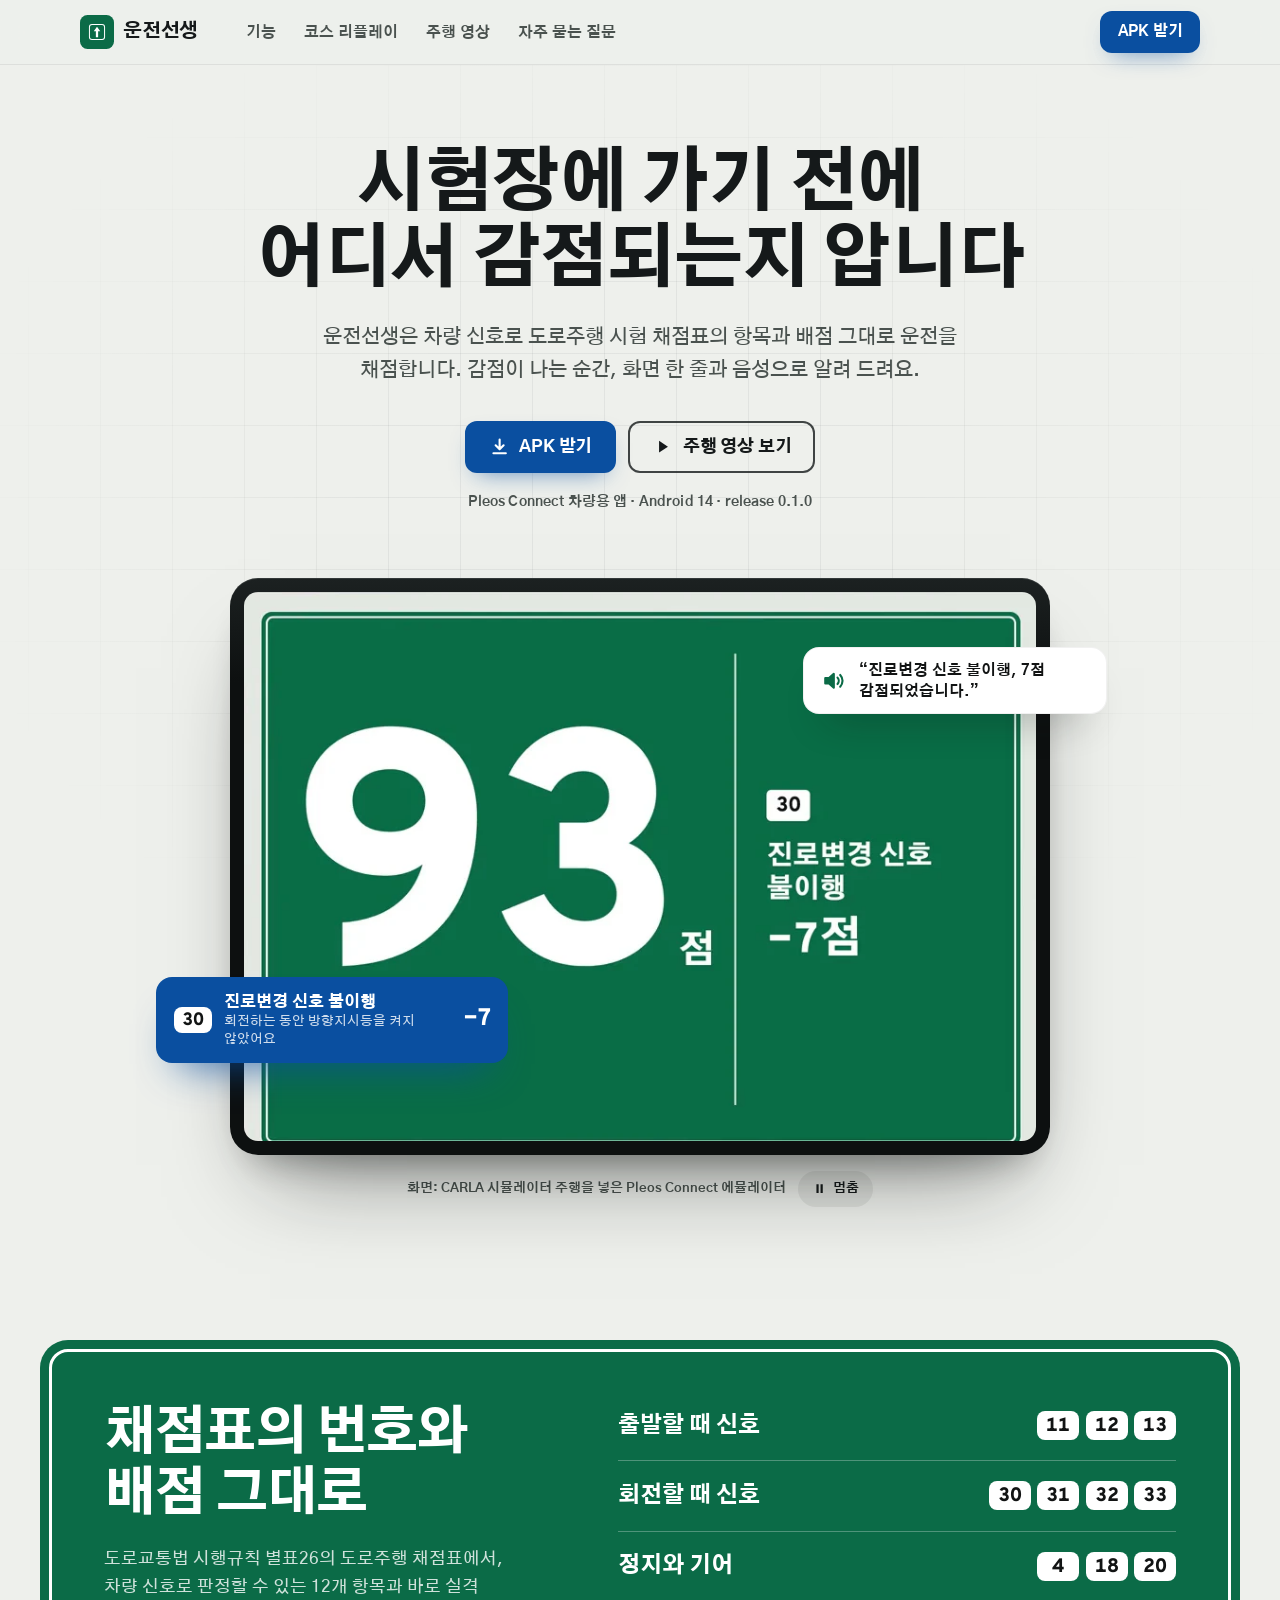
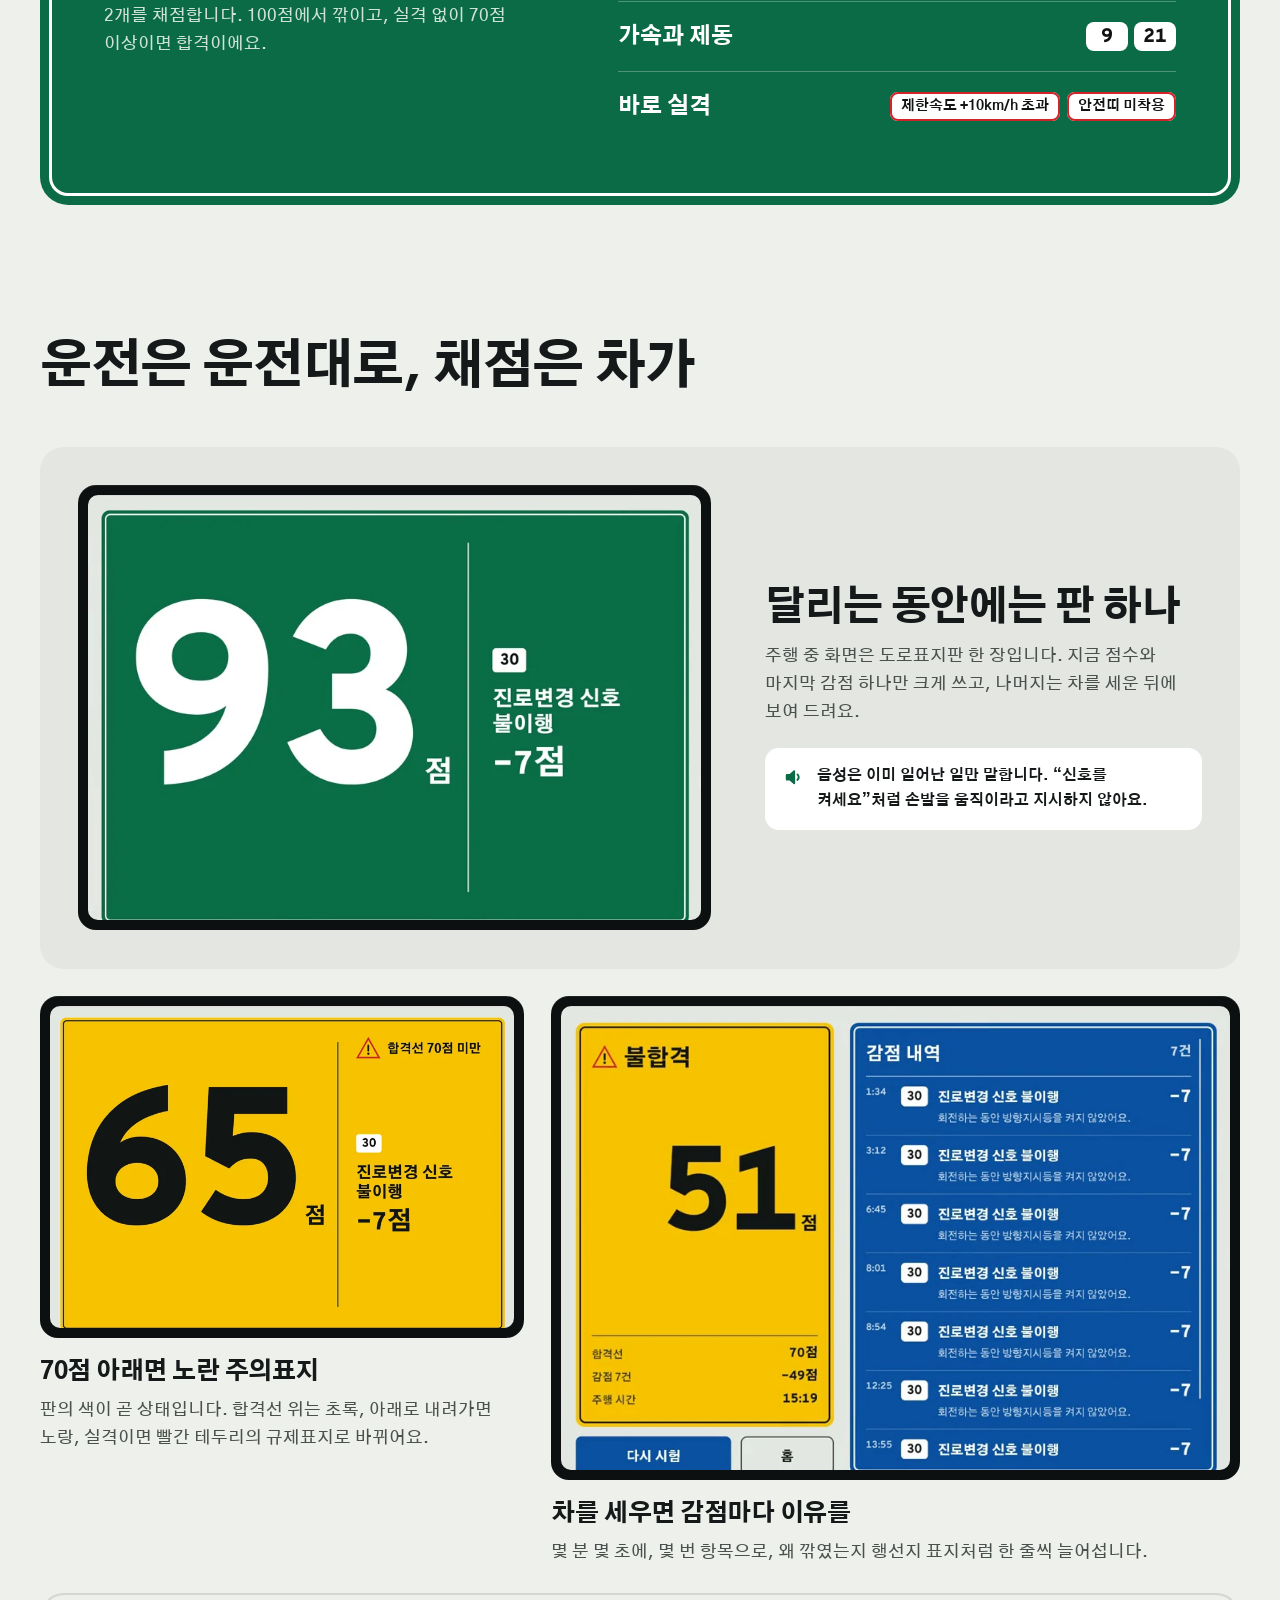
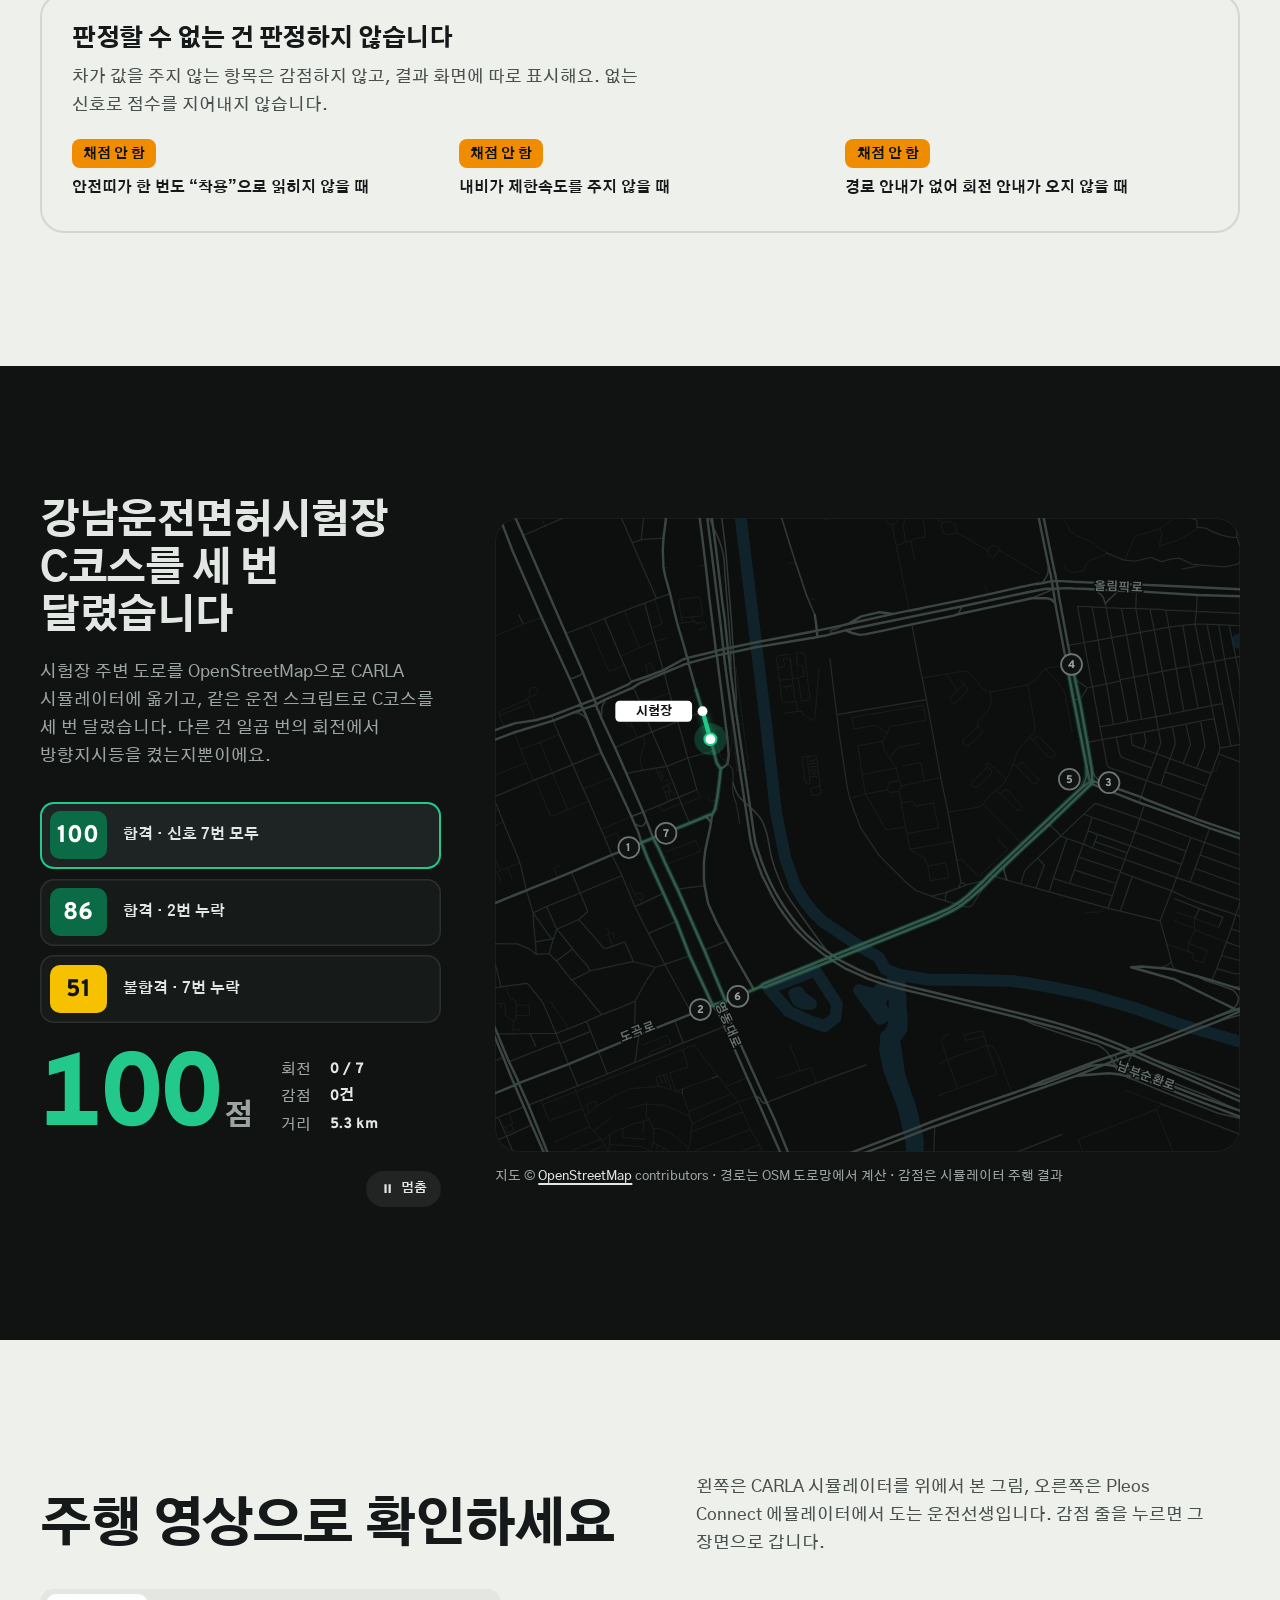
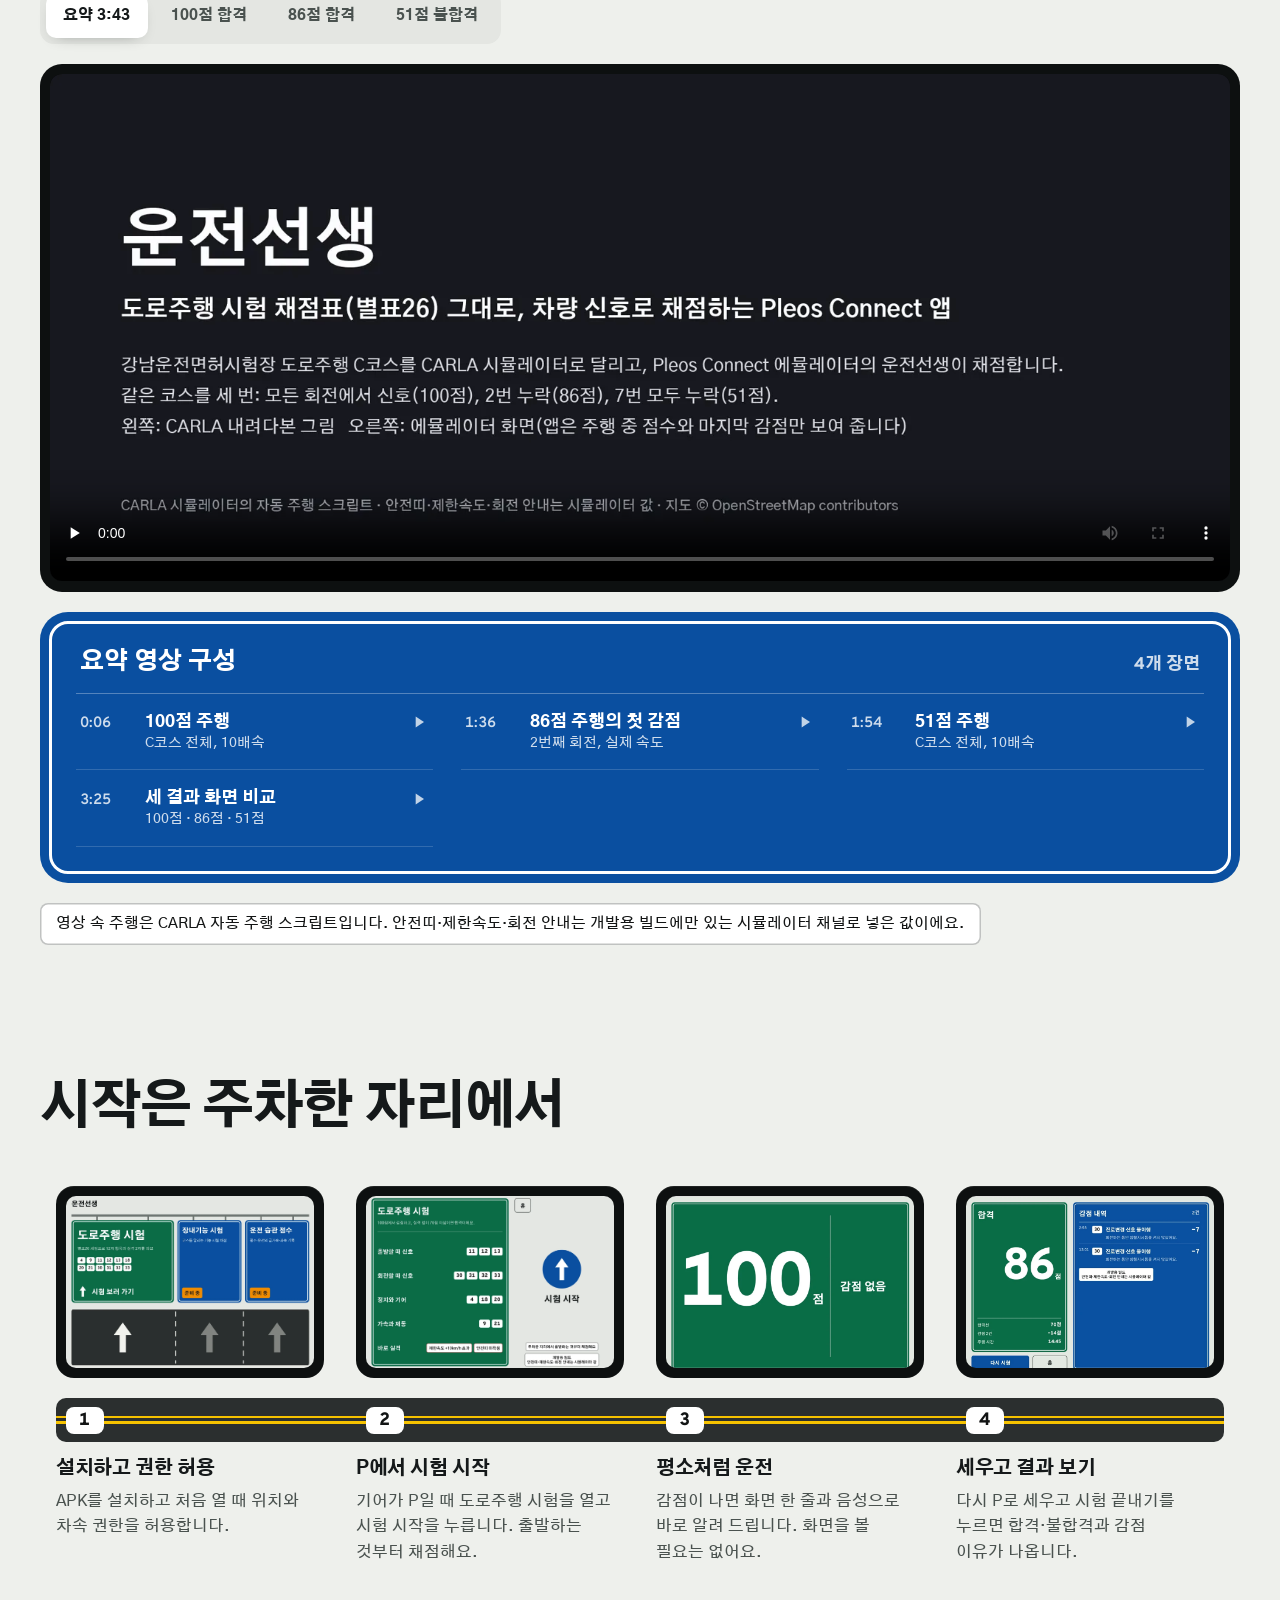
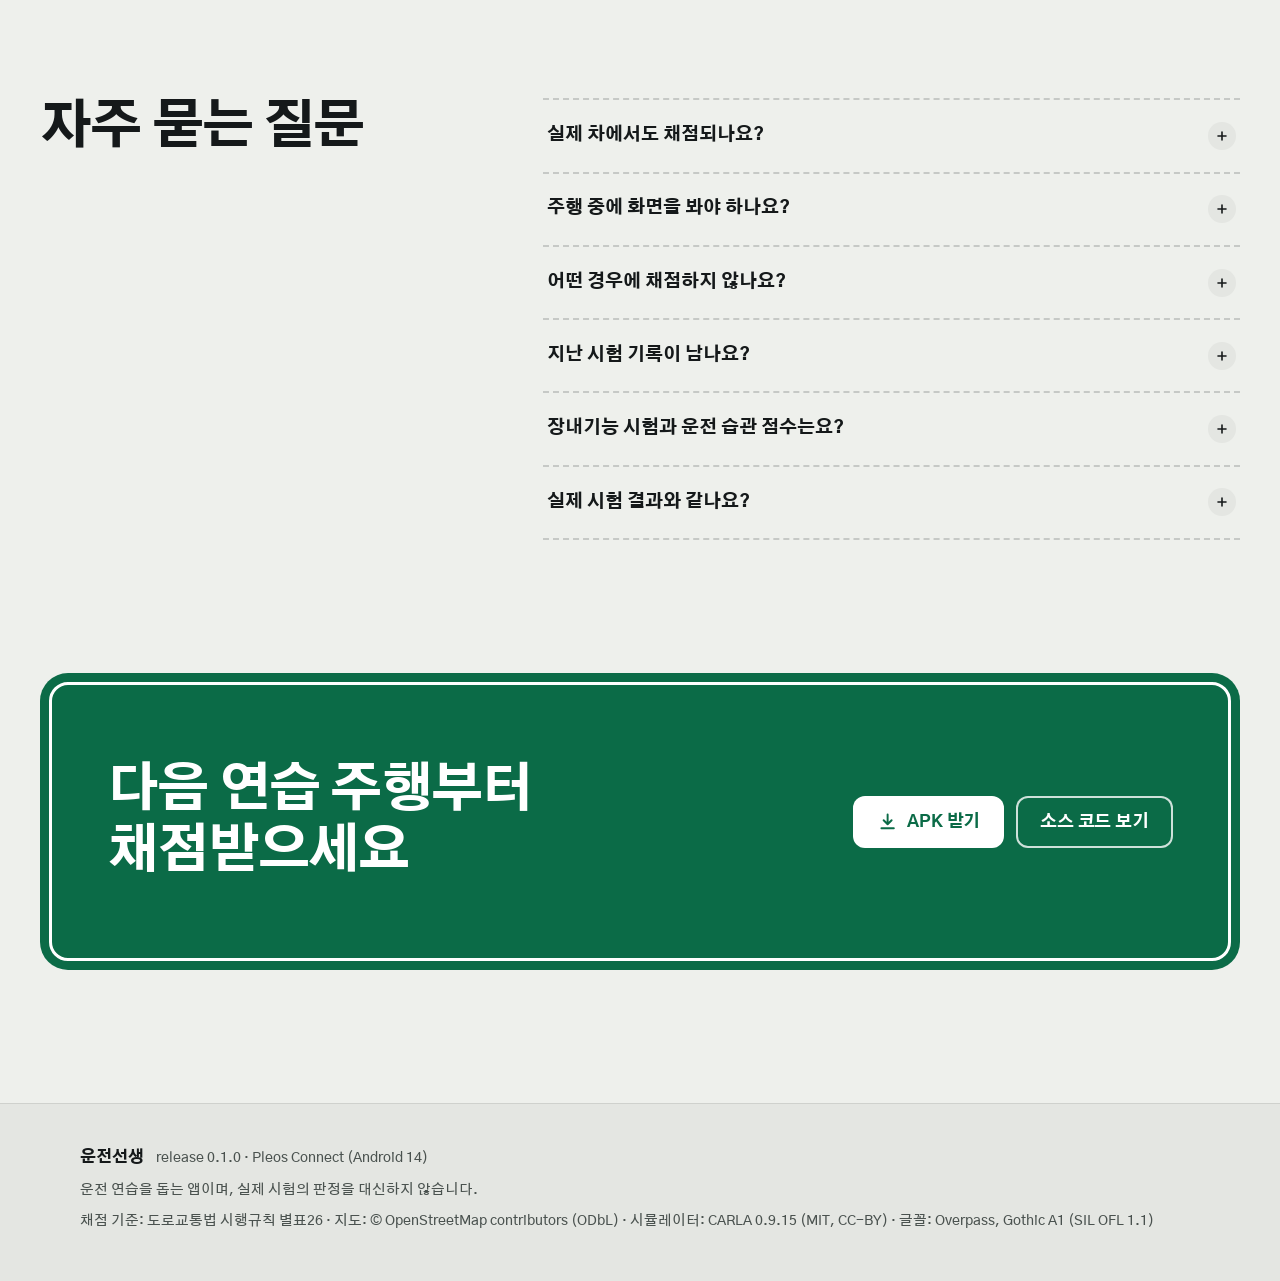
<file: index.html>
<!doctype html>
<html lang="ko">
<head>
  <meta charset="utf-8">
  <meta name="viewport" content="width=device-width, initial-scale=1">
  <title>운전선생 — 도로주행 시험 채점표 그대로 채점하는 차량용 앱</title>
  <meta name="description" content="운전선생은 차량 신호로 도로주행 시험 채점표(별표26)의 항목과 배점 그대로 운전을 채점하고, 감점이 나는 순간 화면 한 줄과 음성으로 알려 주는 Pleos Connect 앱입니다.">
  <meta property="og:title" content="운전선생 — 시험장에 가기 전에 어디서 감점되는지 압니다">
  <meta property="og:description" content="도로주행 시험 채점표 그대로, 차가 채점합니다. 강남운전면허시험장 C코스를 100점·86점·51점으로 달린 주행 영상.">
  <meta property="og:image" content="https://kyusuncho.github.io/driveteacher/media/og-banner.png">
  <meta property="og:image:width" content="1600">
  <meta property="og:image:height" content="840">
  <meta name="twitter:card" content="summary_large_image">
  <meta name="theme-color" content="#E4E6E2">
  <link rel="icon" href="media/icon.svg" type="image/svg+xml">
  <link rel="preconnect" href="https://fonts.googleapis.com">
  <link rel="preconnect" href="https://fonts.gstatic.com" crossorigin>
  <link rel="stylesheet" href="https://fonts.googleapis.com/css2?family=Gothic+A1:wght@500;700;800&family=Overpass:wght@600;800&display=swap">
  <link rel="stylesheet" href="site.css">
  <link rel="preload" as="image" href="media/hero-poster.webp" fetchpriority="high">
  <script src="site.js" defer></script>
</head>
<body>
  <a class="skip" href="#main">본문으로 건너뛰기</a>

  <header class="bar">
    <nav class="bar__inner" aria-label="주 메뉴">
      <a class="brand" href="#top" aria-label="운전선생 처음으로">
        <svg class="brand__icon" viewBox="0 0 108 108" aria-hidden="true"><rect width="108" height="108" rx="24" fill="#0B6B47"/><path fill="none" stroke="#fff" stroke-width="3.2" d="M38 30h32a8 8 0 0 1 8 8v32a8 8 0 0 1-8 8H38a8 8 0 0 1-8-8V38a8 8 0 0 1 8-8z"/><path fill="#fff" d="M54 37l10.2 14.3h-6.6V71h-7.2V51.3h-6.6z"/></svg>
        <span>운전선생</span>
      </a>
      <ul class="bar__links">
        <li><a href="#features">기능</a></li>
        <li><a href="#replay">코스 리플레이</a></li>
        <li><a href="#videos">주행 영상</a></li>
        <li><a href="#faq">자주 묻는 질문</a></li>
      </ul>
      <a class="btn btn--route btn--small" href="media/driveteacher-0.1.0-release.apk" download>APK 받기</a>
    </nav>
  </header>

  <main id="main">
    <section class="hero" id="top" aria-labelledby="hero-title">
      <div class="hero__copy">
        <h1 id="hero-title">시험장에 가기 전에 <br>어디서 감점되는지 압니다</h1>
        <p class="hero__lede">운전선생은 차량 신호로 도로주행 시험 채점표의 항목과 배점 그대로 운전을 채점합니다. 감점이 나는 순간, 화면 한 줄과 음성으로 알려 드려요.</p>
        <div class="hero__actions">
          <a class="btn btn--route" href="media/driveteacher-0.1.0-release.apk" download>
            <svg class="btn__icon" viewBox="0 0 24 24" aria-hidden="true"><path d="M12 4v11m0 0l-4.5-4.5M12 15l4.5-4.5M5 19.5h14"/></svg>
            APK 받기
          </a>
          <a class="btn btn--ground" href="#videos">
            <svg class="btn__icon" viewBox="0 0 24 24" aria-hidden="true"><path d="M8 5.5v13l10-6.5z"/></svg>
            주행 영상 보기
          </a>
        </div>
        <p class="hero__meta">Pleos Connect 차량용 앱 · Android 14 · release 0.1.0</p>
      </div>

      <div class="stage" aria-label="주행 중 감점 화면 시연">
        <div class="unit">
          <div class="unit__screen">
            <video class="unit__video" src="media/hero-loop.mp4" poster="media/hero-poster.webp" width="836" height="580" muted loop playsinline preload="auto" aria-label="주행 중 100점에서 진로변경 신호 불이행으로 7점 감점되어 93점이 되는 앱 화면"></video>
          </div>
        </div>
        <div class="float float--plate" aria-hidden="true">
          <span class="nplate">30</span>
          <span class="float__text"><strong>진로변경 신호 불이행</strong><span>회전하는 동안 방향지시등을 켜지 않았어요</span></span>
          <span class="float__cost">−7</span>
        </div>
        <div class="float float--voice" aria-hidden="true">
          <svg viewBox="0 0 24 24" class="float__icon"><path d="M4 9.5h3.5L12 5.5v13l-4.5-4H4z"/><path class="wave" d="M15.5 9a4.5 4.5 0 0 1 0 6M18 6.5a8 8 0 0 1 0 11"/></svg>
          <span>“진로변경 신호 불이행, 7점 감점되었습니다.”</span>
        </div>
      </div>
      <p class="stage__caption">화면: CARLA 시뮬레이터 주행을 넣은 Pleos Connect 에뮬레이터
        <button class="pause" type="button" data-pause="hero" aria-pressed="false"><svg class="pause__stop" viewBox="0 0 24 24" aria-hidden="true"><path d="M7 5h3.5v14H7zM13.5 5H17v14h-3.5z"/></svg><svg class="pause__play" viewBox="0 0 24 24" aria-hidden="true"><path d="M8 5.5v13l10-6.5z"/></svg><span>멈춤</span></button>
      </p>
    </section>

    <section class="items" aria-labelledby="items-title">
      <div class="sign sign--guide items__sign">
        <div class="items__head">
          <h2 id="items-title">채점표의 번호와 배점 그대로</h2>
          <p>도로교통법 시행규칙 별표26의 도로주행 채점표에서, 차량 신호로 판정할 수 있는 12개 항목과 바로 실격 2개를 채점합니다. 100점에서 깎이고, 실격 없이 70점 이상이면 합격이에요.</p>
        </div>
        <dl class="items__rows">
          <div class="row"><dt>출발할 때 신호</dt><dd><span class="nplate">11</span><span class="nplate">12</span><span class="nplate">13</span></dd></div>
          <div class="row"><dt>회전할 때 신호</dt><dd><span class="nplate">30</span><span class="nplate">31</span><span class="nplate">32</span><span class="nplate">33</span></dd></div>
          <div class="row"><dt>정지와 기어</dt><dd><span class="nplate">4</span><span class="nplate">18</span><span class="nplate">20</span></dd></div>
          <div class="row"><dt>가속과 제동</dt><dd><span class="nplate">9</span><span class="nplate">21</span></dd></div>
          <div class="row"><dt>바로 실격</dt><dd><span class="plate plate--ring">제한속도 +10km/h 초과</span><span class="plate plate--ring">안전띠 미착용</span></dd></div>
        </dl>
      </div>
    </section>

    <section class="features" id="features" aria-labelledby="features-title">
      <h2 class="section-title" id="features-title">운전은 운전대로, 채점은 차가</h2>
      <div class="bento">
        <article class="feat feat--wide">
          <figure class="shot"><img src="media/screen-drive-penalty.webp" width="836" height="580" alt="주행 중 화면: 초록 판에 93점, 오른쪽에 30번 진로변경 신호 불이행 −7점" loading="lazy" decoding="async"></figure>
          <div class="feat__text">
            <h3>달리는 동안에는 판 하나</h3>
            <p>주행 중 화면은 도로표지판 한 장입니다. 지금 점수와 마지막 감점 하나만 크게 쓰고, 나머지는 차를 세운 뒤에 보여 드려요.</p>
            <p class="quote"><svg viewBox="0 0 24 24" aria-hidden="true"><path d="M4 9.5h3.5L12 5.5v13l-4.5-4H4z"/><path d="M15.5 9a4.5 4.5 0 0 1 0 6"/></svg>음성은 이미 일어난 일만 말합니다. “신호를 켜세요”처럼 손발을 움직이라고 지시하지 않아요.</p>
          </div>
        </article>
        <article class="feat">
          <figure class="shot"><img src="media/screen-drive-caution.webp" width="836" height="580" alt="주행 중 화면: 노란 주의표지에 65점과 합격선 70점 미만 표시" loading="lazy" decoding="async"></figure>
          <div class="feat__text">
            <h3>70점 아래면 노란 주의표지</h3>
            <p>판의 색이 곧 상태입니다. 합격선 위는 초록, 아래로 내려가면 노랑, 실격이면 빨간 테두리의 규제표지로 바뀌어요.</p>
          </div>
        </article>
        <article class="feat">
          <figure class="shot"><img src="media/screen-result-51.webp" width="836" height="580" alt="결과 화면: 51점 불합격과 감점 내역 7건, 각 줄에 시각, 항목 번호, 이유, 배점" loading="lazy" decoding="async"></figure>
          <div class="feat__text">
            <h3>차를 세우면 감점마다 이유를</h3>
            <p>몇 분 몇 초에, 몇 번 항목으로, 왜 깎였는지 행선지 표지처럼 한 줄씩 늘어섭니다.</p>
          </div>
        </article>
        <article class="feat feat--honest">
          <div class="feat__text">
            <h3>판정할 수 없는 건 판정하지 않습니다</h3>
            <p>차가 값을 주지 않는 항목은 감점하지 않고, 결과 화면에 따로 표시해요. 없는 신호로 점수를 지어내지 않습니다.</p>
            <ul class="untested">
              <li><span class="plate plate--work">채점 안 함</span>안전띠가 한 번도 “착용”으로 읽히지 않을 때</li>
              <li><span class="plate plate--work">채점 안 함</span>내비가 제한속도를 주지 않을 때</li>
              <li><span class="plate plate--work">채점 안 함</span>경로 안내가 없어 회전 안내가 오지 않을 때</li>
            </ul>
          </div>
        </article>
      </div>
    </section>

    <section class="replay" id="replay" aria-labelledby="replay-title">
      <div class="replay__inner">
        <div class="replay__side">
          <h2 id="replay-title">강남운전면허시험장 <br>C코스를 세&nbsp;번 달렸습니다</h2>
          <p>시험장 주변 도로를 OpenStreetMap으로 CARLA 시뮬레이터에 옮기고, 같은 운전 스크립트로 C코스를 세 번 달렸습니다. 다른 건 일곱 번의 회전에서 방향지시등을 켰는지뿐이에요.</p>
          <div class="runs" role="group" aria-label="주행 고르기">
            <button class="run run--pass" type="button" data-run="100" aria-pressed="true"><span class="run__score">100</span><span class="run__label">합격 · 신호 7번 모두</span></button>
            <button class="run run--pass" type="button" data-run="86" aria-pressed="false"><span class="run__score">86</span><span class="run__label">합격 · 2번 누락</span></button>
            <button class="run run--fail" type="button" data-run="51" aria-pressed="false"><span class="run__score">51</span><span class="run__label">불합격 · 7번 누락</span></button>
          </div>
          <p class="sr-only" aria-live="polite" data-readout="status"></p>
          <div class="readout">
            <div class="readout__score"><span data-readout="score">100</span><small>점</small></div>
            <dl class="readout__facts">
              <div><dt>회전</dt><dd><span data-readout="turn">0</span> / 7</dd></div>
              <div><dt>감점</dt><dd><span data-readout="count">0</span>건</dd></div>
              <div><dt>거리</dt><dd>5.3 km</dd></div>
            </dl>
            <button class="pause pause--night" type="button" data-pause="replay" aria-pressed="false"><svg class="pause__stop" viewBox="0 0 24 24" aria-hidden="true"><path d="M7 5h3.5v14H7zM13.5 5H17v14h-3.5z"/></svg><svg class="pause__play" viewBox="0 0 24 24" aria-hidden="true"><path d="M8 5.5v13l10-6.5z"/></svg><span>멈춤</span></button>
          </div>
        </div>
        <figure class="map">
          <svg class="map__svg" role="img" aria-labelledby="map-desc"><desc id="map-desc">강남운전면허시험장에서 출발해 영동대로, 도곡로, 백제고분로를 돌아오는 C코스 5.3km 경로와 일곱 번의 회전 지점</desc></svg>
          <figcaption>지도 © <a href="https://www.openstreetmap.org/copyright">OpenStreetMap</a> contributors · 경로는 OSM 도로망에서 계산 · 감점은 시뮬레이터 주행 결과</figcaption>
        </figure>
      </div>
    </section>

    <section class="videos" id="videos" aria-labelledby="videos-title">
      <div class="videos__head">
        <h2 class="section-title" id="videos-title">주행 영상으로 확인하세요</h2>
        <p>왼쪽은 CARLA 시뮬레이터를 위에서 본 그림, 오른쪽은 Pleos Connect 에뮬레이터에서 도는 운전선생입니다. 감점 줄을 누르면 그 장면으로 갑니다.</p>
      </div>
      <div class="tabs" role="tablist" aria-label="영상 고르기">
        <button role="tab" type="button" id="tab-summary" aria-selected="true" aria-controls="player" data-video="summary">요약 3:43</button>
        <button role="tab" type="button" id="tab-100" aria-selected="false" aria-controls="player" data-video="100" tabindex="-1">100점 합격</button>
        <button role="tab" type="button" id="tab-86" aria-selected="false" aria-controls="player" data-video="86" tabindex="-1">86점 합격</button>
        <button role="tab" type="button" id="tab-51" aria-selected="false" aria-controls="player" data-video="51" tabindex="-1">51점 불합격</button>
      </div>
      <div class="player" id="player" role="tabpanel" aria-labelledby="tab-summary">
        <div class="player__frame">
          <video class="player__video" controls playsinline preload="none" poster="media/poster-summary.webp" src="media/summary.mp4"></video>
        </div>
        <div class="sign sign--route penalties">
          <div class="penalties__head"><h3 data-list="title">요약 영상 구성</h3><span data-list="count">4개 장면</span></div>
          <ol class="penalties__rows" data-list="rows"></ol>
        </div>
      </div>
      <p class="plate plate--note">영상 속 주행은 CARLA 자동 주행 스크립트입니다. 안전띠·제한속도·회전 안내는 개발용 빌드에만 있는 시뮬레이터 채널로 넣은 값이에요.</p>
    </section>

    <section class="steps" id="start" aria-labelledby="steps-title">
      <h2 class="section-title" id="steps-title">시작은 주차한 자리에서</h2>
      <ol class="steps__road">
        <li class="step">
          <figure class="shot shot--small"><img src="media/screen-home.webp" width="1280" height="923" alt="운전선생 홈: 갠트리에 걸린 도로주행 시험 표지판" loading="lazy" decoding="async"></figure>
          <div class="step__road" aria-hidden="true"><span class="nplate">1</span></div>
          <h3>설치하고 권한 허용</h3>
          <p>APK를 설치하고 처음 열 때 위치와 차속 권한을 허용합니다.</p>
        </li>
        <li class="step">
          <figure class="shot shot--small"><img src="media/screen-start.webp" width="1280" height="923" alt="시작 화면: 채점 항목 목록과 시험 시작 버튼" loading="lazy" decoding="async"></figure>
          <div class="step__road" aria-hidden="true"><span class="nplate">2</span></div>
          <h3>P에서 시험 시작</h3>
          <p>기어가 P일 때 도로주행 시험을 열고 시험 시작을 누릅니다. 출발하는 것부터 채점해요.</p>
        </li>
        <li class="step">
          <figure class="shot shot--small"><img src="media/screen-drive-clean.webp" width="836" height="580" alt="주행 중 화면: 100점, 감점 없음" loading="lazy" decoding="async"></figure>
          <div class="step__road" aria-hidden="true"><span class="nplate">3</span></div>
          <h3>평소처럼 운전</h3>
          <p>감점이 나면 화면 한 줄과 음성으로 바로 알려 드립니다. 화면을 볼 필요는 없어요.</p>
        </li>
        <li class="step">
          <figure class="shot shot--small"><img src="media/screen-result-86.webp" width="836" height="580" alt="결과 화면: 86점 합격과 감점 내역 2건" loading="lazy" decoding="async"></figure>
          <div class="step__road" aria-hidden="true"><span class="nplate">4</span></div>
          <h3>세우고 결과 보기</h3>
          <p>다시 P로 세우고 시험 끝내기를 누르면 합격·불합격과 감점 이유가 나옵니다.</p>
        </li>
      </ol>
    </section>

    <section class="faq" id="faq" aria-labelledby="faq-title">
      <h2 class="section-title" id="faq-title">자주 묻는 질문</h2>
      <div class="faq__list">
        <details>
          <summary>실제 차에서도 채점되나요?</summary>
          <p>운전선생은 Pleos Connect 차량이 주는 신호(차속, 기어, 브레이크, 방향지시등, 안전띠, 내비 회전 안내)로 채점하도록 만들었습니다. 지금까지는 Pleos Connect 에뮬레이터와 CARLA 시뮬레이터에서 확인했어요.</p>
        </details>
        <details>
          <summary>주행 중에 화면을 봐야 하나요?</summary>
          <p>아니요. 감점은 화면과 음성 두 가지로 알려 드립니다. 음성은 내비 안내처럼 미디어 소리를 낮추고 말하고, 이미 일어난 일만 말해요.</p>
        </details>
        <details>
          <summary>어떤 경우에 채점하지 않나요?</summary>
          <p>차가 값을 주지 않는 항목은 감점하지 않습니다. 예를 들어 안전띠가 한 번도 착용으로 읽히지 않거나, 내비가 제한속도를 주지 않으면 그 항목을 끄고 결과 화면에 “채점하지 못한 항목”으로 표시해요.</p>
        </details>
        <details>
          <summary>지난 시험 기록이 남나요?</summary>
          <p>지금은 앱을 연 동안의 마지막 결과만 보여 드립니다. 기록 저장은 준비 중이에요.</p>
        </details>
        <details>
          <summary>장내기능 시험과 운전 습관 점수는요?</summary>
          <p>홈 화면에 있지만 아직 준비 중입니다. 지금 채점하는 것은 도로주행 시험이에요.</p>
        </details>
        <details>
          <summary>실제 시험 결과와 같나요?</summary>
          <p>채점표의 항목과 배점을 그대로 쓰지만, 시험관의 판정을 대신하지는 않습니다. 시험장에 가기 전에 어디서 깎이는지 미리 알아 두는 연습용이에요.</p>
        </details>
      </div>
    </section>

    <section class="closing" aria-labelledby="closing-title">
      <div class="sign sign--guide closing__sign">
        <h2 id="closing-title">다음 연습 주행부터 채점받으세요</h2>
        <div class="closing__actions">
          <a class="btn btn--sign" href="media/driveteacher-0.1.0-release.apk" download>
            <svg class="btn__icon" viewBox="0 0 24 24" aria-hidden="true"><path d="M12 4v11m0 0l-4.5-4.5M12 15l4.5-4.5M5 19.5h14"/></svg>
            APK 받기
          </a>
          <a class="btn btn--line" href="https://github.com/kyusuncho/driveteacher">소스 코드 보기</a>
        </div>
      </div>
    </section>
  </main>

  <footer class="foot">
    <div class="foot__inner">
      <p class="foot__brand">운전선생 <span>release 0.1.0 · Pleos Connect (Android 14)</span></p>
      <p>운전 연습을 돕는 앱이며, 실제 시험의 판정을 대신하지 않습니다.</p>
      <p>채점 기준: 도로교통법 시행규칙 별표26 · 지도: © OpenStreetMap contributors (ODbL) · 시뮬레이터: CARLA 0.9.15 (MIT, CC-BY) · 글꼴: Overpass, Gothic A1 (SIL OFL 1.1)</p>
    </div>
  </footer>
</body>
</html>
</file>
<file: site.css>
/* 운전선생 landing page. Tokens come from DESIGN.md (the app's road-sign system); web sizes replace the car's sp scale. */
:root {
  --concrete: #E4E6E2;
  --concrete-hi: #EEF0EC;
  --concrete-ink: #15191A;
  --concrete-ink-muted: #4A524F;
  --asphalt: #101312;
  --asphalt-raised: #161A19;
  --asphalt-ink: #E3E7E4;
  --asphalt-ink-muted: #9BA49F;
  --road: #2B2F2F;
  --road-paint: #F2F2EE;
  --gantry-steel: #6E7673;
  --guide-green: #0B6B47;
  --route-blue: #0A4FA0;
  --sign-white: #FFFFFF;
  --sign-white-muted: rgb(255 255 255 / 0.8);
  --plate-white: #FFFFFF;
  --plate-ink: #121414;
  --caution-yellow: #F6C200;
  --prohibition-red: #D2232A;
  --work-orange: #F08C00;
  --signal-green: #22C98A; /* the green traffic light: the route lit on the night map */
  --bezel: #0D1010;

  --font-ko: "Gothic A1", "Apple SD Gothic Neo", "Malgun Gothic", sans-serif;
  --font-num: "Overpass", "Gothic A1", sans-serif;

  --text-body: clamp(1rem, 0.96rem + 0.2vw, 1.0625rem);
  --text-lede: clamp(1.0625rem, 0.98rem + 0.4vw, 1.25rem);
  --text-h3: clamp(1.25rem, 1.1rem + 0.6vw, 1.5rem);
  --text-h2: clamp(1.875rem, 1.3rem + 2.4vw, 3.25rem);
  --text-hero: clamp(2.375rem, 1.2rem + 3.9vw, 4.5rem);

  --space-section: clamp(5rem, 3.5rem + 6vw, 9.5rem);
  --gutter: clamp(1rem, 0.4rem + 2.6vw, 2.5rem);
  --content: 1200px;

  --radius-sign: 28px;
  --radius-button: 12px;
  --radius-plate: 8px;
  --sign-inset: 9px;
  --sign-line: 3px;

  --ease-out-expo: cubic-bezier(0.16, 1, 0.3, 1);
  --duration-fast: 160ms;
  --duration-normal: 320ms;
}

*, *::before, *::after { box-sizing: border-box; }
html { scroll-behavior: smooth; scroll-padding-top: 84px; scrollbar-color: var(--gantry-steel) var(--concrete); }
@media (prefers-reduced-motion: reduce) { html { scroll-behavior: auto; } }
body {
  margin: 0;
  background: var(--concrete-hi);
  color: var(--concrete-ink);
  font-family: var(--font-ko);
  font-weight: 500;
  font-size: var(--text-body);
  line-height: 1.65;
  word-break: keep-all;
  overflow-wrap: anywhere;
  -webkit-font-smoothing: antialiased;
  text-rendering: optimizeLegibility;
}
::selection { background: var(--guide-green); color: var(--sign-white); }
input, textarea { caret-color: var(--guide-green); }
img, video, svg { display: block; max-width: 100%; }
a { color: inherit; text-underline-offset: 0.22em; text-decoration-thickness: 1.5px; }
h1, h2, h3 { margin: 0; font-weight: 800; line-height: 1.18; text-wrap: balance; }
p { margin: 0; text-wrap: pretty; }
:focus-visible { outline: 3px solid var(--caution-yellow); outline-offset: 3px; border-radius: 6px; }

.skip { position: absolute; left: 1rem; top: -4rem; z-index: 50; padding: 0.6rem 1rem; background: var(--plate-white); border-radius: var(--radius-plate); font-weight: 700; }
.skip:focus { top: 1rem; }

/* ---------- plates and signs ---------- */
.nplate {
  display: inline-grid; place-items: center;
  min-width: 2.15em; padding: 0.3em 0.42em 0.18em;
  background: var(--plate-white); color: var(--plate-ink);
  border-radius: var(--radius-plate);
  font-family: var(--font-num); font-weight: 800; font-variant-numeric: tabular-nums; line-height: 1;
}
.plate {
  display: inline-flex; align-items: center;
  padding: 0.38em 0.8em; border-radius: var(--radius-plate);
  background: var(--plate-white); color: var(--plate-ink);
  font-weight: 700; font-size: 0.875rem; line-height: 1.3;
}
.plate--ring { box-shadow: inset 0 0 0 2px var(--prohibition-red); }
.plate--work { background: var(--work-orange); white-space: nowrap; }
.plate--note { box-shadow: inset 0 0 0 1.5px rgb(74 82 79 / 0.35); font-weight: 500; font-size: 0.9375rem; padding: 0.75em 1.1em; }

.sign { position: relative; border-radius: var(--radius-sign); color: var(--sign-white); }
.sign::after { /* the white line inset from a sign's edge */
  content: ""; position: absolute; inset: var(--sign-inset); pointer-events: none;
  border: var(--sign-line) solid var(--sign-white);
  border-radius: calc(var(--radius-sign) - var(--sign-inset));
}
.sign--guide { background: var(--guide-green); }
.sign--route { background: var(--route-blue); }

/* ---------- buttons ---------- */
.btn {
  display: inline-flex; align-items: center; gap: 0.55em;
  min-height: 3.25rem; padding: 0 1.5rem;
  border-radius: var(--radius-button); border: 0;
  font: inherit; font-weight: 800; font-size: 1.0625rem; letter-spacing: -0.01em;
  text-decoration: none; cursor: pointer;
  transition: transform var(--duration-fast) var(--ease-out-expo), background-color var(--duration-normal), box-shadow var(--duration-normal);
}
.btn:active { transform: translateY(1px) scale(0.985); }
.btn__icon { width: 1.25em; height: 1.25em; fill: none; stroke: currentColor; stroke-width: 2.2; stroke-linecap: round; stroke-linejoin: round; }
.btn--route { background: var(--route-blue); color: var(--sign-white); box-shadow: 0 10px 24px -12px rgb(10 79 160 / 0.7); }
.btn--route:hover { background: #0B5AB6; box-shadow: 0 14px 28px -12px rgb(10 79 160 / 0.8); }
.btn--route .btn__icon { stroke-width: 2.4; }
.btn--ground { background: transparent; color: var(--concrete-ink); box-shadow: inset 0 0 0 2px rgb(21 25 26 / 0.8); }
.btn--ground:hover { background: rgb(21 25 26 / 0.06); }
.btn--ground .btn__icon { fill: currentColor; stroke: none; }
.btn--small { min-height: 2.6rem; padding: 0 1.1rem; font-size: 0.9375rem; }
.btn--sign { background: var(--plate-white); color: var(--guide-green); }
.btn--sign:hover { background: #E9F3EE; }
.btn--line { background: transparent; color: var(--sign-white); box-shadow: inset 0 0 0 2px var(--sign-white-muted); }
.btn--line:hover { background: rgb(255 255 255 / 0.1); }

/* ---------- bar ---------- */
.bar { position: sticky; top: 0; z-index: 20; background: rgb(238 240 236 / 0.92); border-bottom: 1px solid rgb(21 25 26 / 0.08); }
@supports (backdrop-filter: blur(1px)) { .bar { background: rgb(238 240 236 / 0.78); backdrop-filter: saturate(1.4) blur(14px); } }
.bar__inner { max-width: var(--content); margin: 0 auto; padding: 0.7rem var(--gutter); display: flex; align-items: center; gap: 2rem; }
.brand { display: inline-flex; align-items: center; gap: 0.6rem; text-decoration: none; font-weight: 800; font-size: 1.1875rem; letter-spacing: -0.02em; }
.brand__icon { width: 34px; height: 34px; }
.bar__links { display: flex; gap: 1.75rem; margin: 0 auto 0 1rem; padding: 0; list-style: none; }
.bar__links a { text-decoration: none; font-weight: 700; font-size: 0.9375rem; color: var(--concrete-ink-muted); transition: color var(--duration-fast); }
.bar__links a:hover { color: var(--concrete-ink); }
@media (max-width: 820px) { .bar__links { display: none; } .bar__inner { justify-content: space-between; } }

/* ---------- hero ---------- */
.hero {
  position: relative; isolation: isolate; overflow-x: clip; /* sideways only: the head unit's shadow falls into the next section */
  padding: clamp(3rem, 1.6rem + 4.4vw, 5.25rem) var(--gutter) 0;
  text-align: center;
}
.hero::before { /* lane grid, fading out from the centre */
  content: ""; position: absolute; inset: 0; z-index: -2;
  background-image:
    linear-gradient(to right, rgb(21 25 26 / 0.055) 1px, transparent 1px),
    linear-gradient(to bottom, rgb(21 25 26 / 0.055) 1px, transparent 1px);
  background-size: 72px 72px; background-position: center top;
  mask-image: radial-gradient(ellipse 70% 60% at 50% 38%, #000 30%, transparent 78%);
}
.hero__copy { max-width: 60rem; margin: 0 auto; }
.hero h1 { font-size: var(--text-hero); letter-spacing: -0.04em; line-height: 1.1; }
@media (max-width: 640px) { .hero h1 br { display: none; } }
.hero__lede { margin: 1.4rem auto 0; max-width: 34em; font-size: var(--text-lede); color: var(--concrete-ink-muted); }
.hero__actions { margin-top: 2.1rem; display: flex; gap: 0.75rem; justify-content: center; flex-wrap: wrap; }
.hero__meta { margin-top: 1.1rem; font-size: 0.875rem; font-weight: 700; color: var(--concrete-ink-muted); letter-spacing: 0.01em; }

.stage { position: relative; width: min(820px, 100%); margin: clamp(2.5rem, 1.6rem + 3vw, 4rem) auto 0; perspective: 1700px; }
.unit {
  padding: clamp(8px, 1.3vw, 14px); border-radius: clamp(16px, 2.4vw, 28px);
  background: linear-gradient(180deg, #1C2121, var(--bezel) 18%);
  box-shadow: inset 0 1px 0 rgb(255 255 255 / 0.1), 0 50px 90px -40px rgb(16 19 18 / 0.55), 0 22px 40px -24px rgb(16 19 18 / 0.45);
  transform-origin: 50% 100%;
  animation: unit-rise 1300ms var(--ease-out-expo) 120ms both;
}
.unit__screen { border-radius: clamp(8px, 1.2vw, 14px); overflow: hidden; background: var(--concrete); aspect-ratio: 836 / 580; }
.unit__video { width: 100%; height: 100%; object-fit: cover; }
@keyframes unit-rise {
  from { opacity: 0; transform: translateY(90px) rotateX(30deg) scale(0.92); }
  to { opacity: 1; transform: none; }
}

.stage__caption { margin-top: 1rem; display: flex; justify-content: center; align-items: center; gap: 0.75rem; flex-wrap: wrap; font-size: 0.8125rem; font-weight: 700; color: var(--concrete-ink-muted); }
.pause {
  display: inline-flex; align-items: center; gap: 0.4rem; min-height: 2.25rem; padding: 0 0.85rem; border: 0; border-radius: 999px; cursor: pointer;
  font: inherit; font-weight: 700; font-size: 0.8125rem; color: var(--concrete-ink); background: rgb(21 25 26 / 0.07);
  transition: background-color var(--duration-fast);
}
.pause:hover { background: rgb(21 25 26 / 0.12); }
.pause svg { width: 0.95rem; height: 0.95rem; fill: currentColor; }
.pause .pause__play { display: none; }
.pause[aria-pressed="true"] .pause__play { display: block; }
.pause[aria-pressed="true"] .pause__stop { display: none; }
.pause--night { color: var(--asphalt-ink); background: rgb(227 231 228 / 0.08); }
.pause--night:hover { background: rgb(227 231 228 / 0.14); }
.sr-only { position: absolute; width: 1px; height: 1px; margin: -1px; padding: 0; overflow: hidden; clip-path: inset(50%); white-space: nowrap; border: 0; }
.float {
  position: absolute; z-index: 2; display: flex; align-items: center; gap: 0.75rem; text-align: left;
  opacity: 0; translate: 0 14px; filter: blur(4px);
  transition: opacity 520ms var(--ease-out-expo), translate 700ms var(--ease-out-expo), filter 520ms var(--ease-out-expo);
}
.float.is-on { opacity: 1; translate: 0 0; filter: none; }
.float--plate {
  left: -9%; bottom: 16%; padding: 0.9rem 1.1rem; max-width: 22rem;
  background: var(--route-blue); color: var(--sign-white); border-radius: 16px;
  box-shadow: 0 24px 40px -22px rgb(10 79 160 / 0.8);
}
.float--plate .nplate { font-size: 1.125rem; }
.float__text { display: grid; line-height: 1.35; }
.float__text strong { font-weight: 800; font-size: 1rem; }
.float__text span { font-size: 0.8125rem; color: var(--sign-white-muted); }
.float__cost { flex: none; white-space: nowrap; margin-left: auto; padding-left: 0.5rem; font-family: var(--font-num); font-weight: 800; font-size: 1.5rem; }
.float--voice {
  right: -7%; top: 12%; padding: 0.8rem 1.1rem; max-width: 19rem;
  background: var(--plate-white); color: var(--plate-ink); border-radius: 16px; font-weight: 700; font-size: 0.9375rem; line-height: 1.4;
  box-shadow: 0 24px 40px -24px rgb(16 19 18 / 0.45), inset 0 0 0 1px rgb(21 25 26 / 0.06);
  transition-delay: 160ms;
}
.float__icon { flex: none; width: 1.6rem; height: 1.6rem; fill: none; stroke: var(--guide-green); stroke-width: 2; stroke-linecap: round; stroke-linejoin: round; }
.float__icon path:first-child { fill: var(--guide-green); }
@media (max-width: 1100px) { .float--plate { left: 2%; bottom: -1.5rem; } .float--voice { right: 2%; top: -1.75rem; } }
@media (max-width: 640px) {
  .float { position: static; margin: 0.75rem auto 0; max-width: 100%; }
  .float--voice { display: none; }
  .stage { margin-top: 2.5rem; }
}
@media (prefers-reduced-motion: reduce) {
  .unit { animation: none; }
  .float { transition: none; }
}

/* ---------- judged items (the start screen as a web sign) ---------- */
.items { padding: var(--space-section) var(--gutter) 0; }
.items__sign { max-width: var(--content); margin: 0 auto; padding: clamp(2rem, 1rem + 4vw, 4rem); display: grid; grid-template-columns: minmax(0, 1fr) minmax(0, 1.25fr); gap: clamp(2rem, 1rem + 4vw, 5rem); align-items: start; }
.items__head h2 { font-size: var(--text-h2); letter-spacing: -0.035em; }
.items__head p { margin-top: 1.25rem; color: var(--sign-white-muted); max-width: 28em; }
.items__rows { margin: 0; }
.items__rows .row { display: flex; align-items: center; justify-content: space-between; gap: 1rem; padding: 1.05rem 0; border-top: 1.5px solid rgb(255 255 255 / 0.28); }
.items__rows .row:first-child { border-top: 0; padding-top: 0.25rem; }
.items__rows dt { white-space: nowrap; font-weight: 800; font-size: clamp(1.0625rem, 0.95rem + 0.5vw, 1.375rem); }
.items__rows dd { margin: 0; display: flex; gap: 0.4rem; flex-wrap: wrap; justify-content: flex-end; }
.items__rows .nplate { font-size: clamp(1rem, 0.9rem + 0.4vw, 1.25rem); }
@media (max-width: 860px) { .items__sign { grid-template-columns: 1fr; } }

/* ---------- features ---------- */
.section-title { font-size: var(--text-h2); letter-spacing: -0.035em; }
.features { max-width: calc(var(--content) + 2 * var(--gutter)); margin: 0 auto; padding: var(--space-section) var(--gutter) 0; }
.bento { margin-top: clamp(2rem, 1.4rem + 2vw, 3.25rem); display: grid; grid-template-columns: repeat(12, minmax(0, 1fr)); gap: clamp(1rem, 0.6rem + 1.4vw, 1.75rem); }
.feat { grid-column: span 6; display: grid; gap: 1.25rem; align-content: start; }
.feat:nth-child(2) { grid-column: span 5; }
.feat:nth-child(3) { grid-column: span 7; }
.feat--wide { grid-column: 1 / -1; grid-template-columns: minmax(0, 1.45fr) minmax(0, 1fr); align-items: center; gap: clamp(1.5rem, 1rem + 3vw, 4rem); background: var(--concrete); border-radius: 24px; padding: clamp(1.25rem, 0.8rem + 2vw, 2.75rem); }
.feat--honest { grid-column: 1 / -1; padding: clamp(1.25rem, 0.8rem + 1.6vw, 2rem); border-radius: 24px; box-shadow: inset 0 0 0 2px rgb(21 25 26 / 0.12); }
.feat h3 { font-size: var(--text-h3); letter-spacing: -0.02em; }
.feat--wide h3 { font-size: clamp(1.625rem, 1.2rem + 1.6vw, 2.5rem); letter-spacing: -0.03em; }
.feat__text p { margin-top: 0.6rem; color: var(--concrete-ink-muted); max-width: 36em; }
.quote { display: flex; gap: 0.7rem; align-items: flex-start; margin-top: 1.4rem !important; padding: 1rem 1.1rem; border-radius: 14px; background: var(--plate-white); color: var(--concrete-ink) !important; font-weight: 700; font-size: 0.9375rem; }
.quote svg { flex: none; width: 1.4rem; height: 1.4rem; margin-top: 0.1rem; fill: none; stroke: var(--guide-green); stroke-width: 2; stroke-linecap: round; stroke-linejoin: round; }
.quote svg path:first-child { fill: var(--guide-green); }
.shot { margin: 0; padding: clamp(6px, 0.8vw, 10px); border-radius: 18px; background: var(--bezel); box-shadow: inset 0 1px 0 rgb(255 255 255 / 0.08); }
.shot img { width: 100%; height: auto; aspect-ratio: 836 / 580; object-fit: cover; border-radius: 10px; background: var(--concrete); }
.untested { margin: 1.25rem 0 0; padding: 0; list-style: none; display: grid; grid-template-columns: repeat(3, minmax(0, 1fr)); gap: 0.75rem 1.5rem; }
.untested li { display: grid; gap: 0.5rem; justify-items: start; font-weight: 700; font-size: 0.9375rem; }
@media (max-width: 900px) {
  .feat, .feat:nth-child(2), .feat:nth-child(3) { grid-column: 1 / -1; }
  .feat--wide { grid-template-columns: 1fr; }
  .untested { grid-template-columns: 1fr; }
}

/* ---------- course replay (night map) ---------- */
.replay { margin-top: var(--space-section); background: var(--asphalt); color: var(--asphalt-ink); }
.replay ::selection { background: var(--signal-green); color: var(--asphalt); }
.replay__inner { max-width: calc(var(--content) + 2 * var(--gutter)); margin: 0 auto; padding: var(--space-section) var(--gutter); display: grid; grid-template-columns: minmax(0, 4.2fr) minmax(0, 7.8fr); gap: clamp(2rem, 1rem + 3vw, 4rem); align-items: center; }
.replay h2 { font-size: clamp(1.75rem, 1.3rem + 1.6vw, 2.5rem); letter-spacing: -0.035em; }
.replay__side > p { margin-top: 1.1rem; color: var(--asphalt-ink-muted); }
.runs { margin-top: 2rem; display: grid; gap: 0.6rem; }
.run {
  display: flex; align-items: center; gap: 1rem; width: 100%; padding: 0.6rem 1rem 0.6rem 0.6rem;
  border: 0; border-radius: 14px; cursor: pointer; text-align: left;
  font: inherit; color: var(--asphalt-ink); background: var(--asphalt-raised);
  box-shadow: inset 0 0 0 1.5px rgb(227 231 228 / 0.1);
  transition: background-color var(--duration-normal), box-shadow var(--duration-normal), transform var(--duration-fast) var(--ease-out-expo);
}
.run:hover { background: #1C2120; }
.run:active { transform: scale(0.99); }
.run__score { display: grid; place-items: center; width: 3.6rem; height: 3rem; border-radius: 10px; font-family: var(--font-num); font-weight: 800; font-size: 1.5rem; padding-top: 0.2rem; }
.run--pass .run__score { background: var(--guide-green); color: var(--sign-white); }
.run--fail .run__score { background: var(--caution-yellow); color: var(--plate-ink); }
.run__label { font-weight: 700; font-size: 0.9375rem; }
.run[aria-pressed="true"] { background: #1E2423; box-shadow: inset 0 0 0 2px var(--signal-green); }
.run--fail[aria-pressed="true"] { box-shadow: inset 0 0 0 2px var(--caution-yellow); }
.readout { margin-top: 2rem; display: flex; align-items: flex-end; gap: 1.75rem; flex-wrap: wrap; }
.readout .pause { margin-left: auto; align-self: center; }
.readout__score { font-family: var(--font-num); font-weight: 800; font-size: clamp(4rem, 2.6rem + 5vw, 6.5rem); line-height: 0.85; letter-spacing: -0.04em; font-variant-numeric: tabular-nums; color: var(--signal-green); transition: color var(--duration-normal); }
.readout__score small { font-family: var(--font-ko); font-size: 0.28em; letter-spacing: 0; margin-left: 0.15em; color: var(--asphalt-ink-muted); }
.readout.is-failing .readout__score { color: var(--caution-yellow); }
.readout__facts { margin: 0; display: grid; gap: 0.2rem; padding-bottom: 0.3rem; }
.readout__facts div { display: flex; gap: 0.75rem; font-size: 0.9375rem; }
.readout__facts dt { color: var(--asphalt-ink-muted); min-width: 2.5em; }
.readout__facts dd { margin: 0; font-family: var(--font-num); font-weight: 800; font-variant-numeric: tabular-nums; }
.map { margin: 0; }
.map__svg { width: 100%; height: auto; aspect-ratio: 2135 / 1817; border-radius: 24px; background: #0C0F0E; box-shadow: inset 0 0 0 1px rgb(227 231 228 / 0.06); }
.map figcaption { margin-top: 0.9rem; font-size: 0.8125rem; color: var(--asphalt-ink-muted); }
.map figcaption a { color: var(--asphalt-ink); }
.map__error { fill: var(--asphalt-ink-muted); font: 700 44px var(--font-ko); }
.lyr { fill: none; stroke-linecap: round; stroke-linejoin: round; }
.lyr--water { stroke: #10232B; stroke-width: 34; }
.lyr--service { stroke: #1A1F1E; stroke-width: 2.5; }
.lyr--minor { stroke: #232A28; stroke-width: 3.5; }
.lyr--link { stroke: #303836; stroke-width: 4.5; }
.lyr--major { stroke: #3B4542; stroke-width: 7; }
.map-label { fill: #66716D; font: 700 34px var(--font-ko); letter-spacing: 0.02em; paint-order: stroke; stroke: #0C0F0E; stroke-width: 8px; }
.route-base { fill: none; stroke: rgb(34 201 138 / 0.16); stroke-width: 14; stroke-linecap: round; stroke-linejoin: round; }
.route-lit { fill: none; stroke: var(--signal-green); stroke-width: 12; stroke-linecap: round; stroke-linejoin: round; filter: drop-shadow(0 0 10px rgb(34 201 138 / 0.65)); }
.car-halo { fill: rgb(34 201 138 / 0.22); }
.car { fill: var(--sign-white); stroke: var(--signal-green); stroke-width: 6; }
.gate rect { fill: var(--plate-white); }
.gate text { fill: var(--plate-ink); font: 800 34px var(--font-ko); }
.gate circle { fill: var(--plate-white); }
.turn circle { fill: var(--asphalt); stroke: var(--gantry-steel); stroke-width: 5; transition: fill 240ms, stroke 240ms; }
.turn text { fill: var(--asphalt-ink-muted); font: 800 32px var(--font-num); text-anchor: middle; dominant-baseline: central; transition: fill 240ms; }
.turn.is-ok circle { fill: #0E3A2A; stroke: var(--signal-green); }
.turn.is-ok text { fill: var(--sign-white); }
.turn.is-miss circle { fill: var(--caution-yellow); stroke: var(--caution-yellow); }
.turn.is-miss text { fill: var(--plate-ink); }
.callout { opacity: 0; transition: opacity 260ms var(--ease-out-expo); }
.callout.is-on { opacity: 1; }
.callout rect { fill: var(--plate-white); }
.callout text { fill: var(--plate-ink); font: 800 36px var(--font-num); dominant-baseline: central; }
.callout .callout__plate { fill: var(--caution-yellow); }
@media (max-width: 900px) { .replay__inner { grid-template-columns: 1fr; } .runs { grid-template-columns: repeat(3, minmax(0, 1fr)); } .run { flex-direction: column; align-items: flex-start; gap: 0.5rem; padding: 0.6rem; } .run__label { font-size: 0.8125rem; } }

/* ---------- videos ---------- */
.videos { max-width: calc(var(--content) + 2 * var(--gutter)); margin: 0 auto; padding: var(--space-section) var(--gutter) 0; }
.videos__head { display: grid; grid-template-columns: minmax(0, 1fr) minmax(0, 1fr); gap: 2rem; align-items: end; }
.videos__head p { color: var(--concrete-ink-muted); max-width: 32em; justify-self: end; }
@media (max-width: 860px) { .videos__head { grid-template-columns: 1fr; } .videos__head p { justify-self: start; } }
.tabs { margin-top: 2rem; display: inline-flex; flex-wrap: wrap; gap: 0.35rem; padding: 0.35rem; background: var(--concrete); border-radius: 14px; }
.tabs button {
  min-height: 2.75rem; padding: 0 1.1rem; border: 0; border-radius: 10px; cursor: pointer;
  font: inherit; font-weight: 800; font-size: 0.9375rem; color: var(--concrete-ink-muted); background: transparent;
  transition: background-color var(--duration-normal), color var(--duration-normal);
}
.tabs button:hover { color: var(--concrete-ink); }
.tabs button[aria-selected="true"] { background: var(--plate-white); color: var(--concrete-ink); box-shadow: 0 6px 16px -10px rgb(16 19 18 / 0.45); }
.player { margin-top: 1.25rem; display: grid; gap: 1.25rem; }
.player__frame { padding: clamp(6px, 0.8vw, 12px); background: var(--bezel); border-radius: 22px; }
.player__video { width: 100%; height: auto; aspect-ratio: 2000 / 770; border-radius: 12px; background: #000; }
.player__video[data-ratio="summary"] { aspect-ratio: 2000 / 860; }
.penalties { padding: clamp(1.5rem, 1rem + 1.6vw, 2.25rem); }
.penalties__head { display: flex; align-items: baseline; justify-content: space-between; gap: 1rem; padding: 0 0.25rem 0.9rem; border-bottom: 1.5px solid rgb(255 255 255 / 0.3); }
.penalties__head h3 { font-size: var(--text-h3); }
.penalties__head span { font-family: var(--font-num); font-weight: 800; color: var(--sign-white-muted); }
.penalties__rows { margin: 0; padding: 0; list-style: none; display: grid; grid-template-columns: repeat(auto-fill, minmax(min(100%, 330px), 1fr)); column-gap: 1.75rem; }
.prow {
  display: grid; grid-template-columns: 3.3rem auto minmax(0, 1fr) auto; align-items: start; gap: 0.75rem;
  width: 100%; padding: 1rem 0.25rem; border: 0; border-bottom: 1.5px solid rgb(255 255 255 / 0.16);
  background: transparent; color: inherit; font: inherit; text-align: left; cursor: pointer; border-radius: 0;
  transition: background-color var(--duration-fast);
}
.prow:hover { background: rgb(255 255 255 / 0.07); }
.prow__time { font-family: var(--font-num); font-weight: 600; font-variant-numeric: tabular-nums; font-size: 0.9375rem; color: var(--sign-white-muted); padding-top: 0.15rem; }
.prow .nplate { font-size: 0.9375rem; }
.prow__name { display: grid; line-height: 1.4; }
.prow__name strong { font-weight: 800; }
.prow__name span { font-size: 0.875rem; color: var(--sign-white-muted); }
.prow__cost { white-space: nowrap; font-family: var(--font-num); font-weight: 800; font-size: 1.25rem; padding-top: 0.05rem; }
.prow--chapter { grid-template-columns: 3.3rem minmax(0, 1fr) auto; }
.prow__play { width: 1.25rem; height: 1.25rem; margin-top: 0.15rem; fill: var(--sign-white); opacity: 0.75; }
.empty { padding: 1.25rem 0.25rem 0.5rem; }
.empty strong { display: block; font-size: var(--text-h3); font-weight: 800; }
.empty span { color: var(--sign-white-muted); }
.videos > .plate--note { margin-top: 1.25rem; }

/* ---------- steps ---------- */
.steps { max-width: calc(var(--content) + 2 * var(--gutter)); margin: 0 auto; padding: var(--space-section) var(--gutter) 0; }
.steps__road { margin: clamp(2rem, 1.4rem + 2vw, 3.25rem) 0 0; padding: 0; list-style: none; display: grid; grid-template-columns: repeat(4, minmax(0, 1fr)); }
.step { display: grid; justify-items: start; align-content: start; padding: 0 clamp(0.6rem, 0.3rem + 1vw, 1rem); }
.step .shot { width: 100%; }
.step__road { --pad: clamp(0.6rem, 0.3rem + 1vw, 1rem); position: relative; isolation: isolate; justify-self: stretch; display: flex; align-items: center; height: 2.75rem; margin: 1.25rem 0 1rem; padding-left: 0.6rem; }
.step__road::before { /* the road the steps sit on, joined across the gaps */
  content: ""; position: absolute; z-index: -1; inset: 0 calc(-1 * var(--pad) - 1px);
  background: linear-gradient(to bottom, transparent calc(50% - 4px), var(--caution-yellow) calc(50% - 4px) calc(50% - 1.5px),
    transparent calc(50% - 1.5px) calc(50% + 1.5px), var(--caution-yellow) calc(50% + 1.5px) calc(50% + 4px), transparent calc(50% + 4px)), var(--road);
}
.step:first-child .step__road::before { left: 0; border-radius: 10px 0 0 10px; }
.step:last-child .step__road::before { right: 0; border-radius: 0 10px 10px 0; }
.step__road .nplate { font-size: 1.125rem; }
.step h3 { font-size: 1.1875rem; letter-spacing: -0.02em; }
.step p { margin-top: 0.5rem; color: var(--concrete-ink-muted); font-size: 0.9688rem; }
@media (max-width: 900px) { .steps__road { grid-template-columns: repeat(2, minmax(0, 1fr)); row-gap: 2.5rem; } .step__road::before { border-radius: 10px; left: 0; right: 0; } }
@media (max-width: 560px) { .steps__road { grid-template-columns: 1fr; } }

/* ---------- faq ---------- */
.faq { max-width: calc(var(--content) + 2 * var(--gutter)); margin: 0 auto; padding: var(--space-section) var(--gutter) 0; display: grid; grid-template-columns: minmax(0, 1fr) minmax(0, 1.6fr); gap: clamp(2rem, 1rem + 4vw, 5rem); align-items: start; }
.faq__list details { border-bottom: 2px dashed rgb(21 25 26 / 0.18); }
.faq__list details:first-child { border-top: 2px dashed rgb(21 25 26 / 0.18); }
.faq summary { display: flex; justify-content: space-between; align-items: center; gap: 1rem; padding: 1.3rem 0.25rem; cursor: pointer; list-style: none; font-weight: 800; font-size: 1.125rem; }
.faq summary::-webkit-details-marker { display: none; }
.faq summary::after {
  content: ""; flex: none; width: 1.75rem; height: 1.75rem; border-radius: 50%; background: var(--concrete);
  background-image: url("data:image/svg+xml,%3Csvg xmlns='http://www.w3.org/2000/svg' viewBox='0 0 24 24' fill='none' stroke='%2315191A' stroke-width='2.4' stroke-linecap='round'%3E%3Cpath d='M12 6v12M6 12h12'/%3E%3C/svg%3E");
  background-size: 1rem; background-repeat: no-repeat; background-position: center;
  transition: transform var(--duration-normal) var(--ease-out-expo), background-color var(--duration-normal);
}
.faq details[open] summary::after { transform: rotate(45deg); background-color: var(--caution-yellow); }
.faq summary:hover::after { background-color: #D6D9D4; }
.faq details[open] summary:hover::after { background-color: var(--caution-yellow); }
.faq details p { padding: 0 0.25rem 1.4rem; color: var(--concrete-ink-muted); max-width: 40em; }
@media (max-width: 860px) { .faq { grid-template-columns: 1fr; } }

/* ---------- closing and footer ---------- */
.closing { padding: var(--space-section) var(--gutter); }
.closing__sign { max-width: var(--content); margin: 0 auto; padding: clamp(2.5rem, 1.5rem + 5vw, 5.5rem) clamp(1.5rem, 1rem + 4vw, 5rem); display: flex; align-items: center; justify-content: space-between; gap: 2rem; flex-wrap: wrap; }
.closing h2 { font-size: var(--text-h2); letter-spacing: -0.035em; max-width: 12em; }
.closing__actions { display: flex; gap: 0.75rem; flex-wrap: wrap; position: relative; z-index: 1; }
.foot { border-top: 1px solid rgb(21 25 26 / 0.1); background: var(--concrete); }
.foot__inner { max-width: var(--content); margin: 0 auto; padding: 2.5rem var(--gutter) 3rem; display: grid; gap: 0.5rem; font-size: 0.875rem; color: var(--concrete-ink-muted); }
.foot__brand { font-weight: 800; font-size: 1rem; color: var(--concrete-ink); }
.foot__brand span { font-weight: 500; font-size: 0.875rem; color: var(--concrete-ink-muted); margin-left: 0.5rem; }
</file>
